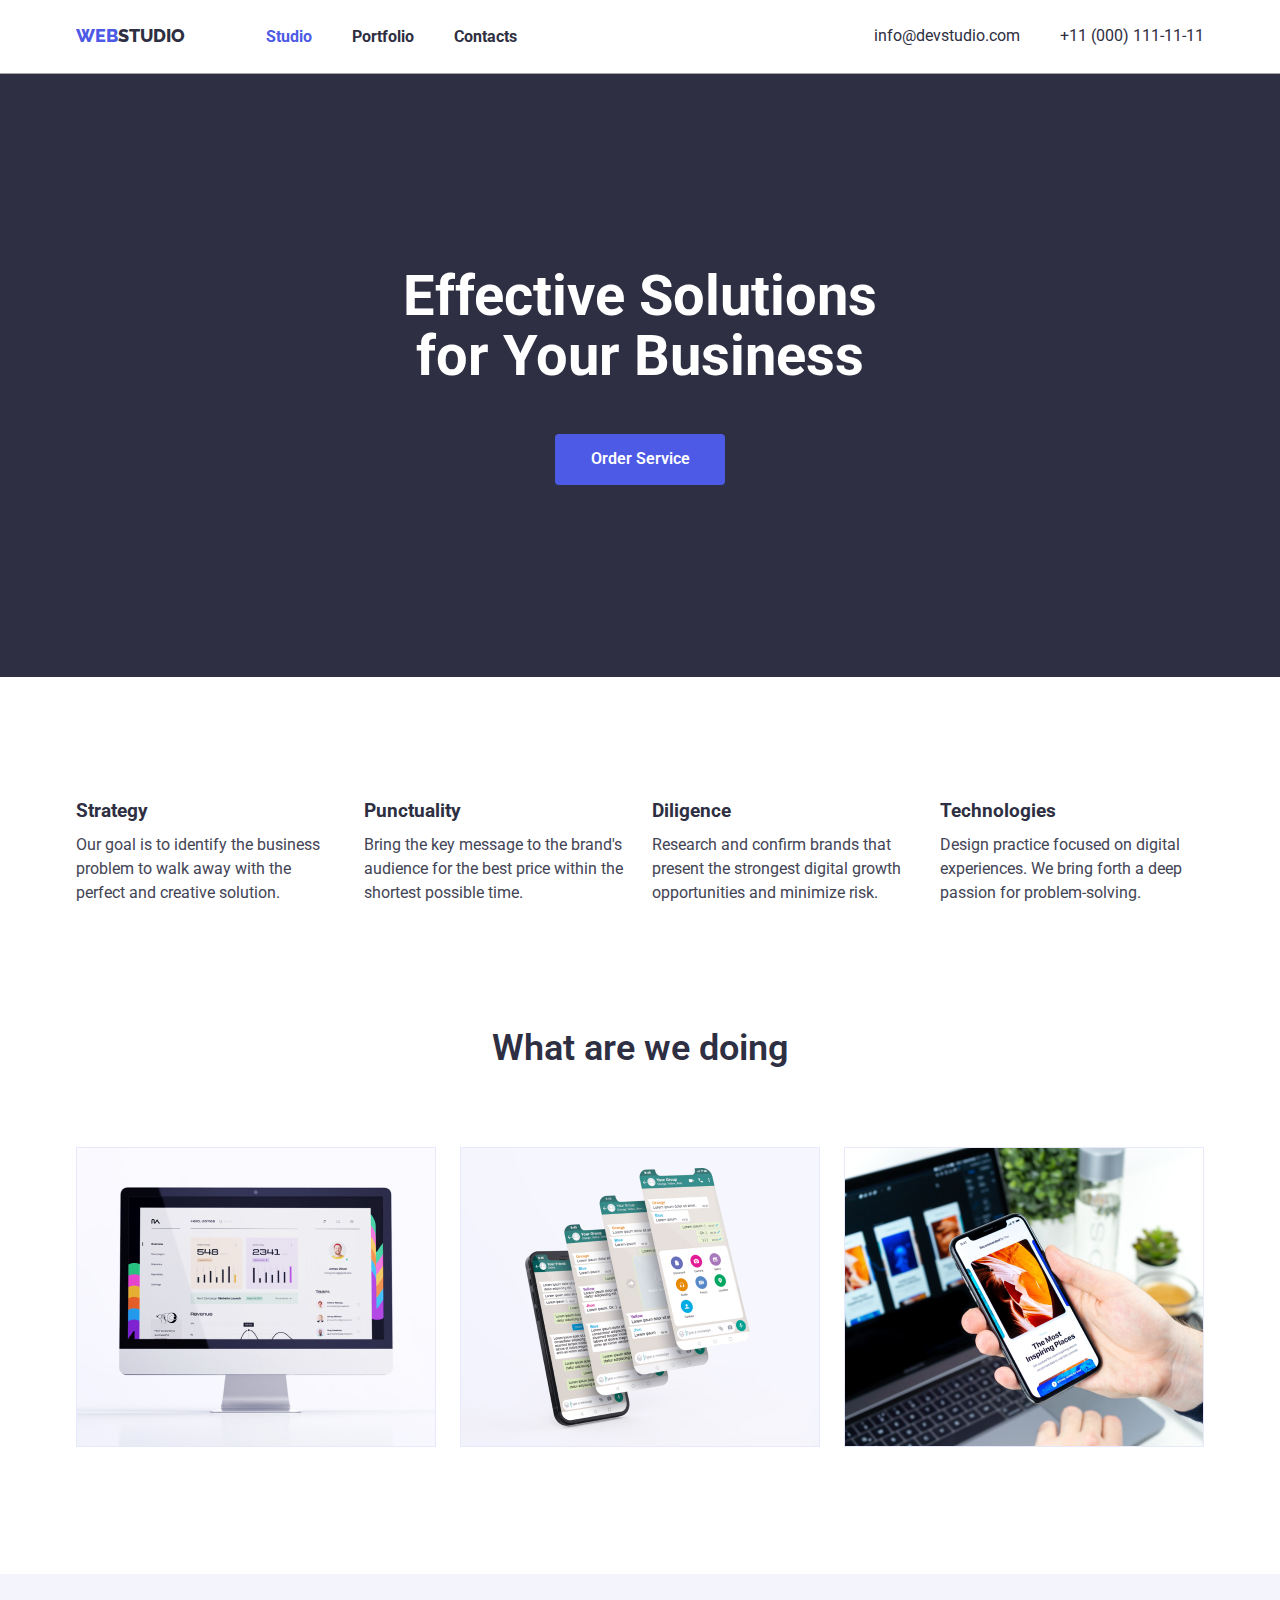
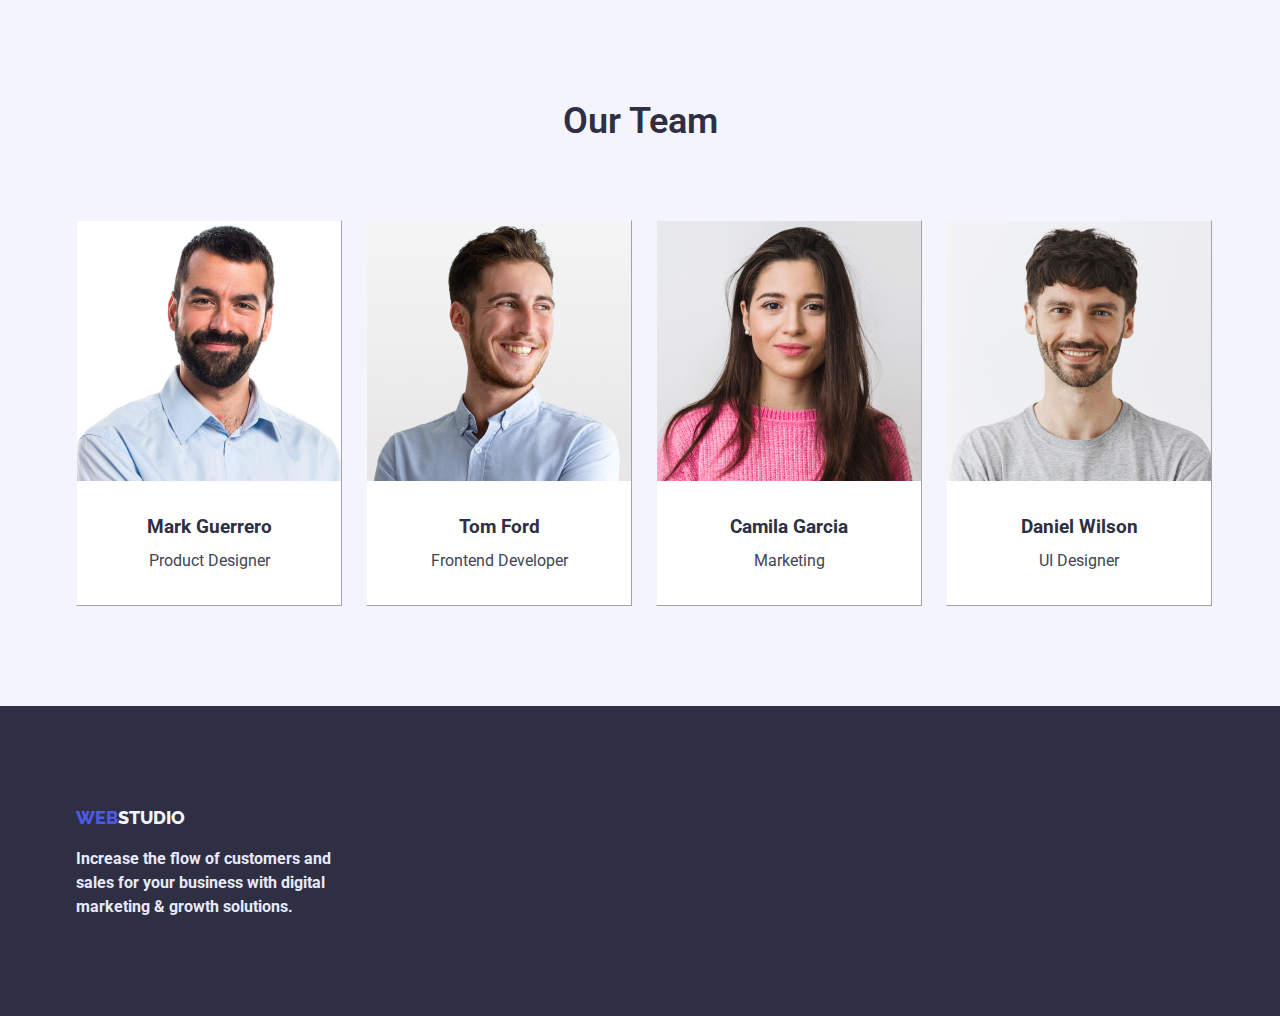
<file: index.html>
<!DOCTYPE html>
<html lang="en">
<head>
    <meta charset="UTF-8">
    <meta http-equiv="X-UA-Compatible" content="IE=edge">
    <meta name="viewport" content="width=device-width, initial-scale=1.0">
    <link rel="preconnect" href="https://fonts.googleapis.com">
    <link rel="preconnect" href="https://fonts.gstatic.com" crossorigin>
    <link href="https://fonts.googleapis.com/css2?family=Raleway:wght@800&family=Roboto:wght@400;500;700;900&display=swap" rel="stylesheet">
    <link rel="stylesheet" href="https://cdnjs.cloudflare.com/ajax/libs/modern-normalize/1.1.0/modern-normalize.min.css">
    <link rel="stylesheet" href="./css/styles.css">
    <title>Web Studio</title>
</head>
<body>
    <!-- header -->
    <header class="header">
        <!-- Top Line -->
        <div class="container nav-contact">
            <nav class="nav-href">
                <a class="logo-header" href="./index.html"><span>Web</span>studio</a>
                <ul class="navigation">
                    <li class="link-navigation"><a href="./index.html" class="nav-corrent">Studio</a></li>
                    <li class="link-navigation"><a href="./portfolio.html" class="nav">Portfolio</a></li>
                    <li class="link-navigation"><a href="" class="nav">Contacts</a></li>
                </ul>
            </nav>
            <!-- Contacts -->
            <ul class="contact">
                <li class="contact-mail"><a href="mailto:info@devstudio.com">info@devstudio.com</a></li>
                <li class="contact-tel"><a href="tel:+110001111111">+11 (000) 111-11-11</a></li>
            </ul>
        </div>
    </header>

    <!-- main -->
    <main>
        <section class="section-block">
            <h1 class="title">Effective Solutions <br> for Your Business</h1>
            <button class="button-main" type="button">Order Service</button>
        </section>

        <!-- Section 1 -->
        <section class="container">
            <div class="section1">
                <ul>
                    <li class="feature-list">
                        <h3>Strategy</h3>
                        <p class="slogan-section1">Our goal is to identify the business problem to walk away with the perfect and creative solution.</p>
                    </li>
                
                    <li class="feature-list">
                        <h3>Punctuality</h3>
                        <p class="slogan-section1">Bring the key message to the brand's audience for the best price within the shortest possible time.</p>
                    </li>
                
                    <li class="feature-list">
                        <h3>Diligence</h3>
                        <p class="slogan-section1">Research and confirm brands that present the strongest digital growth opportunities and minimize risk.</p>
                    </li>
                
                    <li class="feature-list">
                        <h3>Technologies</h3>
                        <p class="slogan-section1">Design practice focused on digital experiences. We bring forth a deep passion for problem-solving.</p>
                    </li>
                </ul>
            </div>
        </section>

        <!-- Section 2 What are we doing -->
        <section class="container">
            <div class="section2">
                <h2 class="title-text-2">What are we doing</h2>
                <ul class="link-section2">
                    <li>
                        <a href=""><img src="./images/Rectangle71.jpg" alt="photo computer" width="360" height="300"></a>
                    </li>
            
                    <li>
                        <a href=""><img src="./images/Rectangle71-2.jpg" alt="photo phone" width="360" height="300"></a>
                    </li>
            
                    <li>
                        <a href=""><img src="./images/Rectangle71-3.jpg" alt="photo computer and phone" width="360" height="300"></a>
                    </li>
                </ul>
            </div>
        </section>

        <!-- Section 3 Our Team -->
        <section class="section3">
            <div class="container">
                <h2 class="title-text-3">Our Team</h2>
                <ul>
                    <li class="list-photo">
                        <img src="./images/img.jpg" alt="photo Mark Guerrero" width="264" height="260">
                        <div class="name-slogan">
                            <h3 class="name">Mark Guerrero</h3>
                            <p class="slogan-section3">Product Designer</p>
                        </div>
                    </li>
            
                    <li class="list-photo">
                        <img src="./images/img-2.jpg" alt="photo Tom Ford" width="264" height="260">
                        <div class="name-slogan">
                            <h3 class="name">Tom Ford</h3>
                            <p class="slogan-section3">Frontend Developer</p>
                        </div>
                    </li>
            
                    <li class="list-photo">
                        <img src="./images/img-3.jpg" alt="photo Camila Garcia" width="264" height="260">
                        <div class="name-slogan">
                            <h3 class="name">Camila Garcia</h3>
                            <p class="slogan-section3">Marketing</p>
                        </div>
                    </li>
            
                    <li class="list-photo">
                        <img src="./images/img-4.jpg" alt="photo Daniel Wilson" width="264" height="260">
                        <div class="name-slogan">
                            <h3 class="name">Daniel Wilson</h3>
                            <p class="slogan-section3">UI Designer</p>
                        </div>
                    </li>
                </ul>
            </div>
        </section>
    </main>

    <!-- Footer -->
    <footer class="footer">
        <div class="container">
            <div>
                <a class="logo-footer" href="./index.html"><span>Web</span>studio</a>
            </div>
            <p class="text-footer">Increase the flow of customers and sales for your business with digital marketing & growth solutions.</p>
        </div>
    </footer>

</body>
</html>
</file>
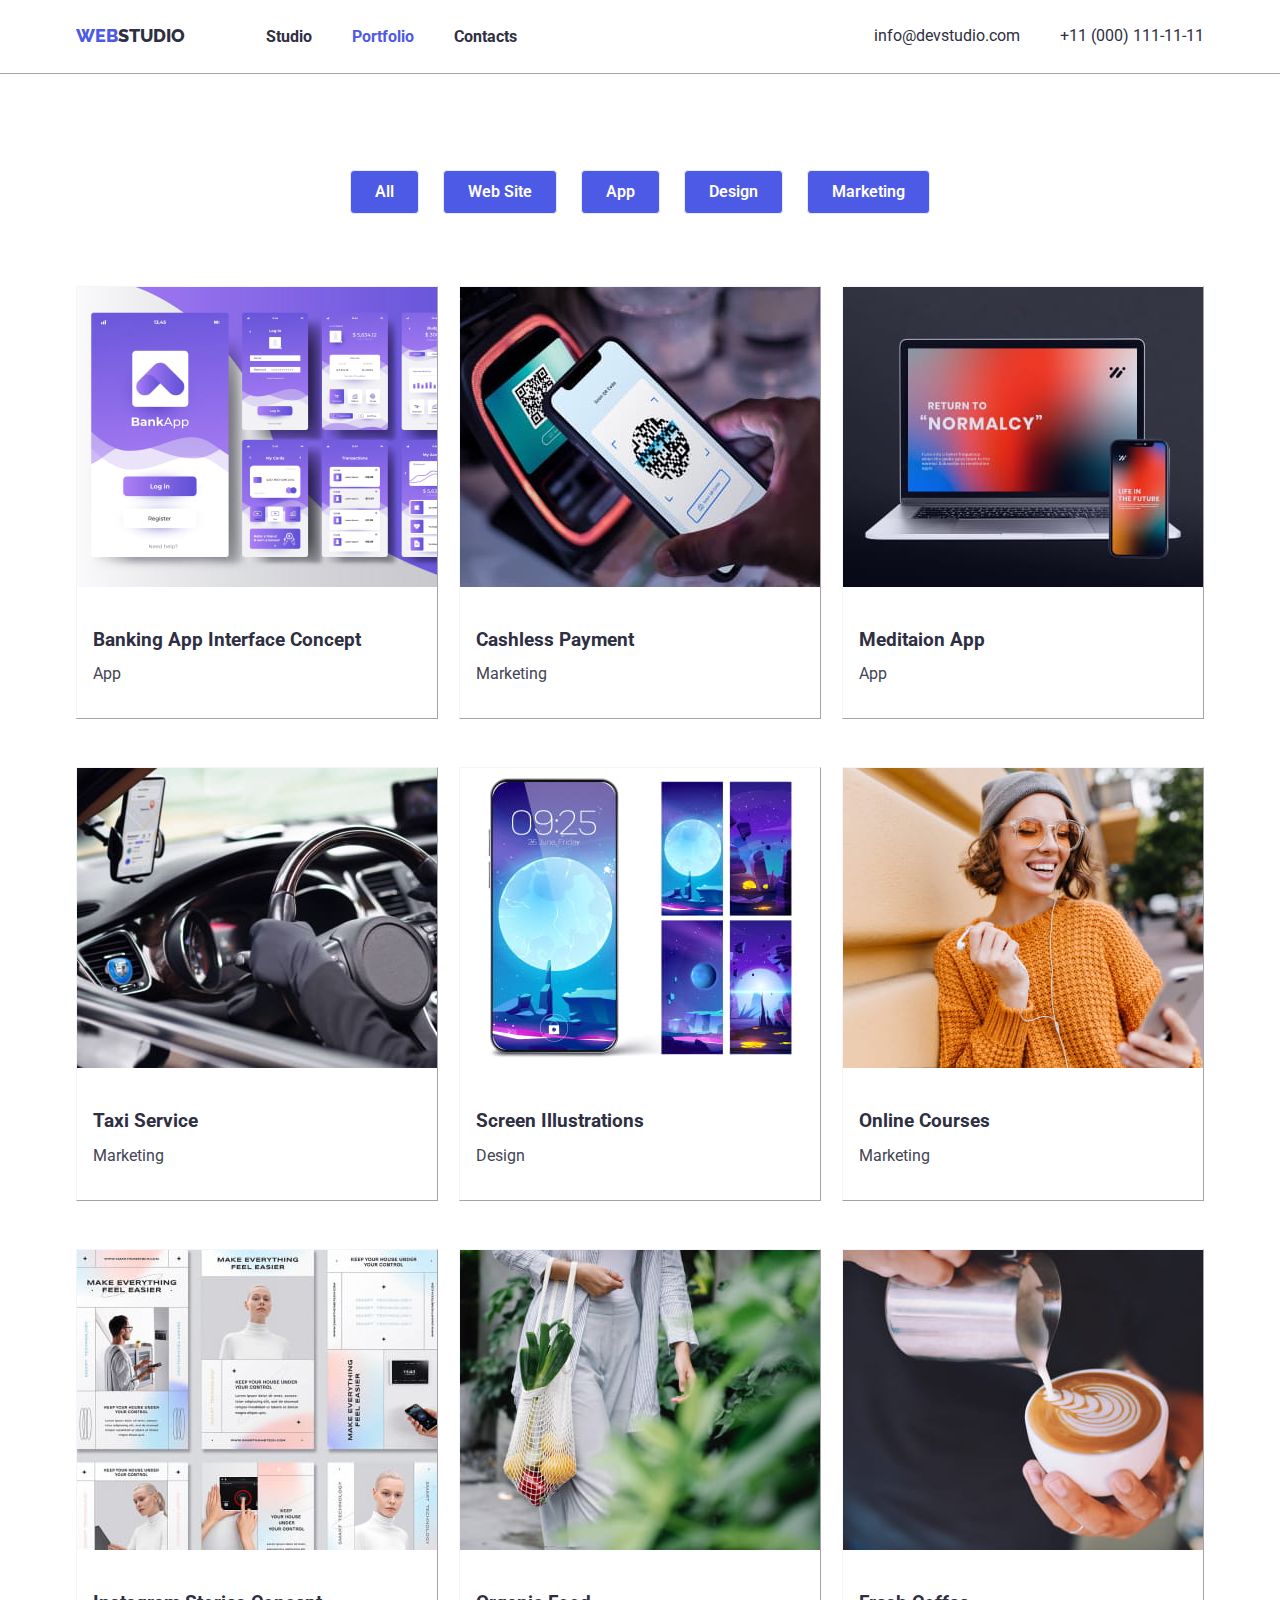
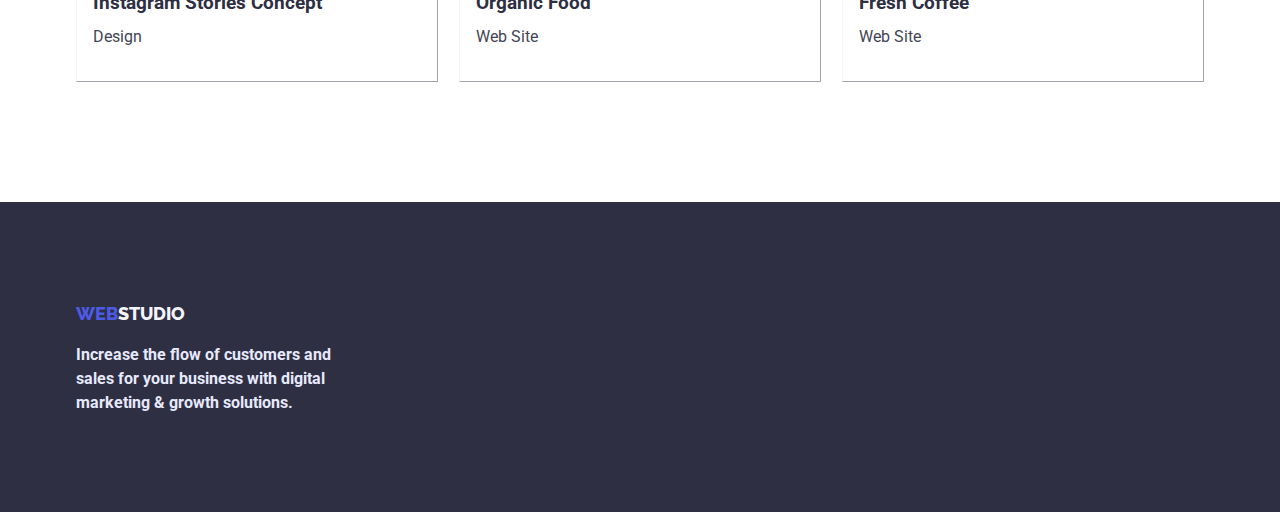
<file: portfolio.html>
<!DOCTYPE html>
<html lang="en">
<head>
    <meta charset="UTF-8">
    <meta http-equiv="X-UA-Compatible" content="IE=edge">
    <meta name="viewport" content="width=device-width, initial-scale=1.0">
    <link rel="preconnect" href="https://fonts.googleapis.com">
    <link rel="preconnect" href="https://fonts.gstatic.com" crossorigin>
    <link href="https://fonts.googleapis.com/css2?family=Raleway:wght@800&family=Roboto:wght@400;500;700;900&display=swap" rel="stylesheet">
    <link rel="stylesheet" href="https://cdnjs.cloudflare.com/ajax/libs/modern-normalize/1.1.0/modern-normalize.min.css">
    <link rel="stylesheet" href="./css/styles.css">
    <title>Portfolio</title>
</head>
<body>
    <!-- header -->
    <header class="header">
        <!-- Top Line -->
        <div class="container nav-contact">
            <nav class="nav-href">
                <a class="logo-header" href="./index.html"><span>Web</span>studio</a>
                <ul class="navigation">
                    <li class="link-navigation"><a href="./index.html" class="nav">Studio</a></li>
                    <li class="link-navigation"><a href="./portfolio.html" class="nav-corrent">Portfolio</a></li>
                    <li class="link-navigation"><a href="" class="nav">Contacts</a></li>
                </ul>
            </nav>
            <!-- Contacts -->
            <ul class="contact">
                <li class="contact-mail"><a href="mailto:info@devstudio.com">info@devstudio.com</a></li>
                <li class="contact-tel"><a href="tel:+110001111111">+11 (000) 111-11-11</a></li>
            </ul>
        </div>
    </header>
    
    <!-- main -->
    <main>
        <section class="container">
            <!-- Filters -->
            <div class="button-filters">
                <ul>
                    <li class="li-button"><button class="portfolio-link" type="button">All</button></li>
                    <li class="li-button"><button class="portfolio-link" type="button">Web Site</button></li>
                    <li class="li-button"><button class="portfolio-link" type="button">App</button></li>
                    <li class="li-button"><button class="portfolio-link" type="button">Design</button></li>
                    <li class="li-button"><button class="portfolio-link" type="button">Marketing</button></li>
                </ul>
            </div>
    
            <!-- Section -->
            <div >
                <ul class="flex-container">
                    <li class="list">
                        <img src="./images/img-portfolio-1.jpg" alt="Banking App" width="360">
                        <h3 class="subtitle">Banking App Interface Concept</h3>
                        <p class="slogan">App</p>
                    </li>
                
                    <li class="list">
                        <img src="./images/img-portfolio-2.jpg" alt="apple pay" width="360">
                        <!-- <p>14 Stylish and User-Friendly App Design Concepts · Task Manager App · Calorie Tracker App · Exotic Fruit Ecommerce App · Cloud Storage App</p> -->
                        <h3 class="subtitle">Cashless Payment</h3>
                        <p class="slogan">Marketing</p>
                    </li>
                
                    <li class="list">
                        <img src="./images/img-portfolio-3.jpg" alt="pc and phone" width="360">
                        <h3 class="subtitle">Meditaion App</h3>
                        <p class="slogan">App</p>
                    </li>
                
                    <li class="list">
                        <img src="./images/img-portfolio-4.jpg" alt="taxi car" width="360">
                        <h3 class="subtitle">Taxi Service</h3>
                        <p class="slogan">Marketing</p>
                    </li>
                
                    <li class="list">
                        <img src="./images/img-portfolio-5.jpg" alt="phone screen" width="360">
                        <h3 class="subtitle">Screen Illustrations</h3>
                        <p class="slogan">Design</p>
                    </li>
                
                    <li class="list">
                        <img src="./images/img-portfolio-6.jpg" alt="girl" width="360">
                        <h3 class="subtitle">Online Courses</h3>
                        <p class="slogan">Marketing</p>
                    </li>
                
                    <li class="list">
                        <img src="./images/img-portfolio-7.jpg" alt="Instagram Stories screen" width="360">
                        <h3 class="subtitle">Instagram Stories Concept</h3>
                        <p class="slogan">Design</p>
                    </li>
                
                    <li class="list">
                        <img src="./images/img-portfolio-8.jpg" alt="food in a bag" width="360">
                        <h3 class="subtitle">Organic Food</h3>
                        <p class="slogan">Web Site</p>
                    </li>
                
                    <li class="list">
                        <img src="./images/img-portfolio-9.jpg" alt="a cup of coffee" width="360">
                        <h3 class="subtitle">Fresh Coffee</h3>
                        <p class="slogan">Web Site</p>
                    </li>
                </ul>
            </div>
        </section>
    </main>
    
    <!-- Footer -->
    <footer class="footer">
        <div class="container">
            <div>
                <a class="logo-footer" href="./index.html"><span>Web</span>studio</a>
            </div>
            <p class="text-footer">Increase the flow of customers and sales for your business with digital marketing & growth solutions.</p>
        </div>
    </footer>
    
</body>
</html>
</file>
<file: css/styles.css>
:root {
    --primary-text-color: #4D5AE5;
    --primary-fon-color: #FFFFFF;
    --color-section-logo: #F4F4FD;
    --color-body-text: #2E2F42;
    --color-footer-text: #E7E9FC;
    --color-mail-tel-p-text: #434455;
    --color-active: rgba(77, 90, 229, 0.2);
    --color-border: #F4F4FD;
}

body {
    font-family: 'Roboto';
    font-style: normal;
    font-weight: 700;
    font-size: 16px;
    line-height: 1.5;
    color: var(--color-body-text);
    background-color: var(--primary-fon-color);
}

* {
    margin: 0;
    padding: 0;
}

*,
*::before,
*::after {
    box-sizing: border-box;
}

.container {
    width: 1158px;
    padding-right: 15px;
    padding-left: 15px;
    margin-right: auto;
    margin-left: auto;
}

a {
    text-decoration: none;
    color: var(--color-body-text);
}

/* hover/:focus/:active */
a:hover,
a:focus {
    color: var(--primary-text-color);
}

a:active {
    color: var(--color-active);
}

ul {
    list-style-type: none;
    display: inline-flex;
}

/*------------header-------------*/
.header {
    border-bottom: 0.5px outset var(--color-border);
}

.nav-contact {
    display: flex;
    padding-top: 24px;
    padding-bottom: 24px;
}

/* логотип */
.logo-header {
    font-family: 'Raleway';
    font-weight: 800;
    font-size: 18px;
    line-height: 1.33;
    text-transform: uppercase;
    margin-right: 77px;
}

/* цвет логотипа Web */
span {
    color: var(--primary-text-color);
}

/* ссылки на страницы */
.link-navigation {
    margin-right: 40px;
}

li:last-child {
    margin-right: 0px;
}

/* подсветка текушей страницы */
.nav-corrent { color: var(--primary-text-color)} 

/* contact меил и телефон */
.contact {
    list-style-type: none;
    display: flex;
    margin-left: auto;
}

.contact-mail {
    color: var(--color-mail-tel-p-text);
    font-weight: 400;
    margin-right: 40px;
}

.contact-tel {
    color: var(--color-mail-tel-p-text);
    font-weight: 400;
}


/*----------main для index.html----------*/
.section-block {
    background-color: var(--color-body-text);
    padding-top: 192px;
    padding-bottom: 192px;
    /* background-image: linear-gradient(blue, yellow); */
    /* background-image: url(../images/people-office\ 1.jpg); */
}

/* заголовок H1 */
.title {
    color: var(--primary-fon-color);
    font-size: 56px;
    line-height: 60px;
    text-align: center;
    margin-bottom: 48px;
}

/* кнопка  */
button {
    background-color: var(--primary-text-color);
    color: var(--primary-fon-color);
    cursor: pointer;
    font-weight: 600;
}

button:hover,
button:focus {
    background-color: var(--color-section-logo);
    color: var(--primary-text-color);
}

.button-main {
    display: block;
    /* margin-top: 48px; */
    margin-right: auto;
    margin-left: auto;
    width: 170px;
    height: 51px;
    border: none;
    border-radius: 4px;
}

/* < !-- Section 1 --> */
.section1 {
    padding-top: 120px;
}

.feature-list {
    list-style-type: none;
    display: inline-block;
    margin-right: 24px;
    height: 104px;
    width: 264px;
}

.feature-list:last-child {
    padding-right: 0;
    margin-right: 0;
}

/* slogan --- p */
.slogan-section1 {
    color: var(--color-mail-tel-p-text);
    font-weight: 400;
    line-height: 24px;
    margin-top: 8px;
}

/* < !-- Section 2 --> */
.section2 {
    padding-top: 120px;
    padding-bottom: 120px;
}

.link-section2 {
    list-style-type: none;
    display: flex;
    justify-content:space-between;
}

/* text H2 */
.title-text-2 {
    margin-bottom: 72px;
    text-align: center;
    font-weight: 600;
    font-size: 36px;
}

/* < !-- Section 3 --> */
.section3 {
    text-align: center;
    background-color: var(--color-section-logo);
    height: 732px;
    padding-top: 120px;
}

/* text H2 */
.title-text-3 {
    margin-bottom: 72px;
    font-size: 36px;
    font-weight: 600;
}

.list-photo {
    list-style-type: none;
    display: flex;
    flex-direction: column;
    margin-right: 24px;
    border: 0.5px outset var(--color-border);
    background-color: var(--primary-fon-color);
}

.list-photo :last-child {
    margin-right: 0;
}

.name-slogan {
    padding-top: 32px;
    padding-bottom: 32px;
}

/* H3 -- name */
.name {
    margin-bottom: 8px;
}

.slogan-section3 {
    color: var(--color-mail-tel-p-text);
    font-weight: 400;
    line-height: 24px;
    width: 264px;
}

/*-------------footer------------*/
.footer {
    background-color: var(--color-body-text);
    height: 310px;
}

/* логотип */
.logo-footer {
    color: var(--color-section-logo);
    font-family: 'Raleway';
    font-weight: 800;
    font-size: 18px;
    line-height: 1.33;
    text-transform: uppercase;
    display: inline-block;
    margin-top: 100px;
}

.text-footer {
    color: var(--color-footer-text);
    line-height: 24px;
    padding-top: 16px;
    width: 264px;
}


/*--------main для portfolio.html----------*/
/* Filters - кнопки button  */
.button-filters {
    display: flex;
    justify-content: center;
    padding-top: 96px;
    padding-bottom: 72px;
}

.portfolio-link {
    border: 1px solid var(--color-footer-text);
    border-radius: 4px;
    /* margin-left: 24px; */
}

li .portfolio-link {
    padding-top: 12px;
    padding-right: 24px;
    padding-bottom: 12px;
    padding-left: 24px;
}

.li-button {
    margin-right: 24px;
}

/* < !-- Section --> */
.flex-container {
    display: flex;
    flex-wrap: wrap;
    justify-content:space-between;
    padding-bottom: 120px;
}

.list {
    margin-bottom: 48px;
    list-style-type: none;
    border: 0.5px outset var(--color-border);
}

.list:nth-last-child(-n + 3) {
    margin: 0;
}

/* H3 ---- subtitle */
.subtitle {
    margin-top: 32px;
    margin-bottom: 8px;
    margin-left: 16px;
}

/* slogan --- p */
.slogan {
    color: var(--color-mail-tel-p-text);
    font-weight: 400;
    line-height: 24px;
    margin-left: 16px;
    margin-bottom: 32px;
    
}
</file>
